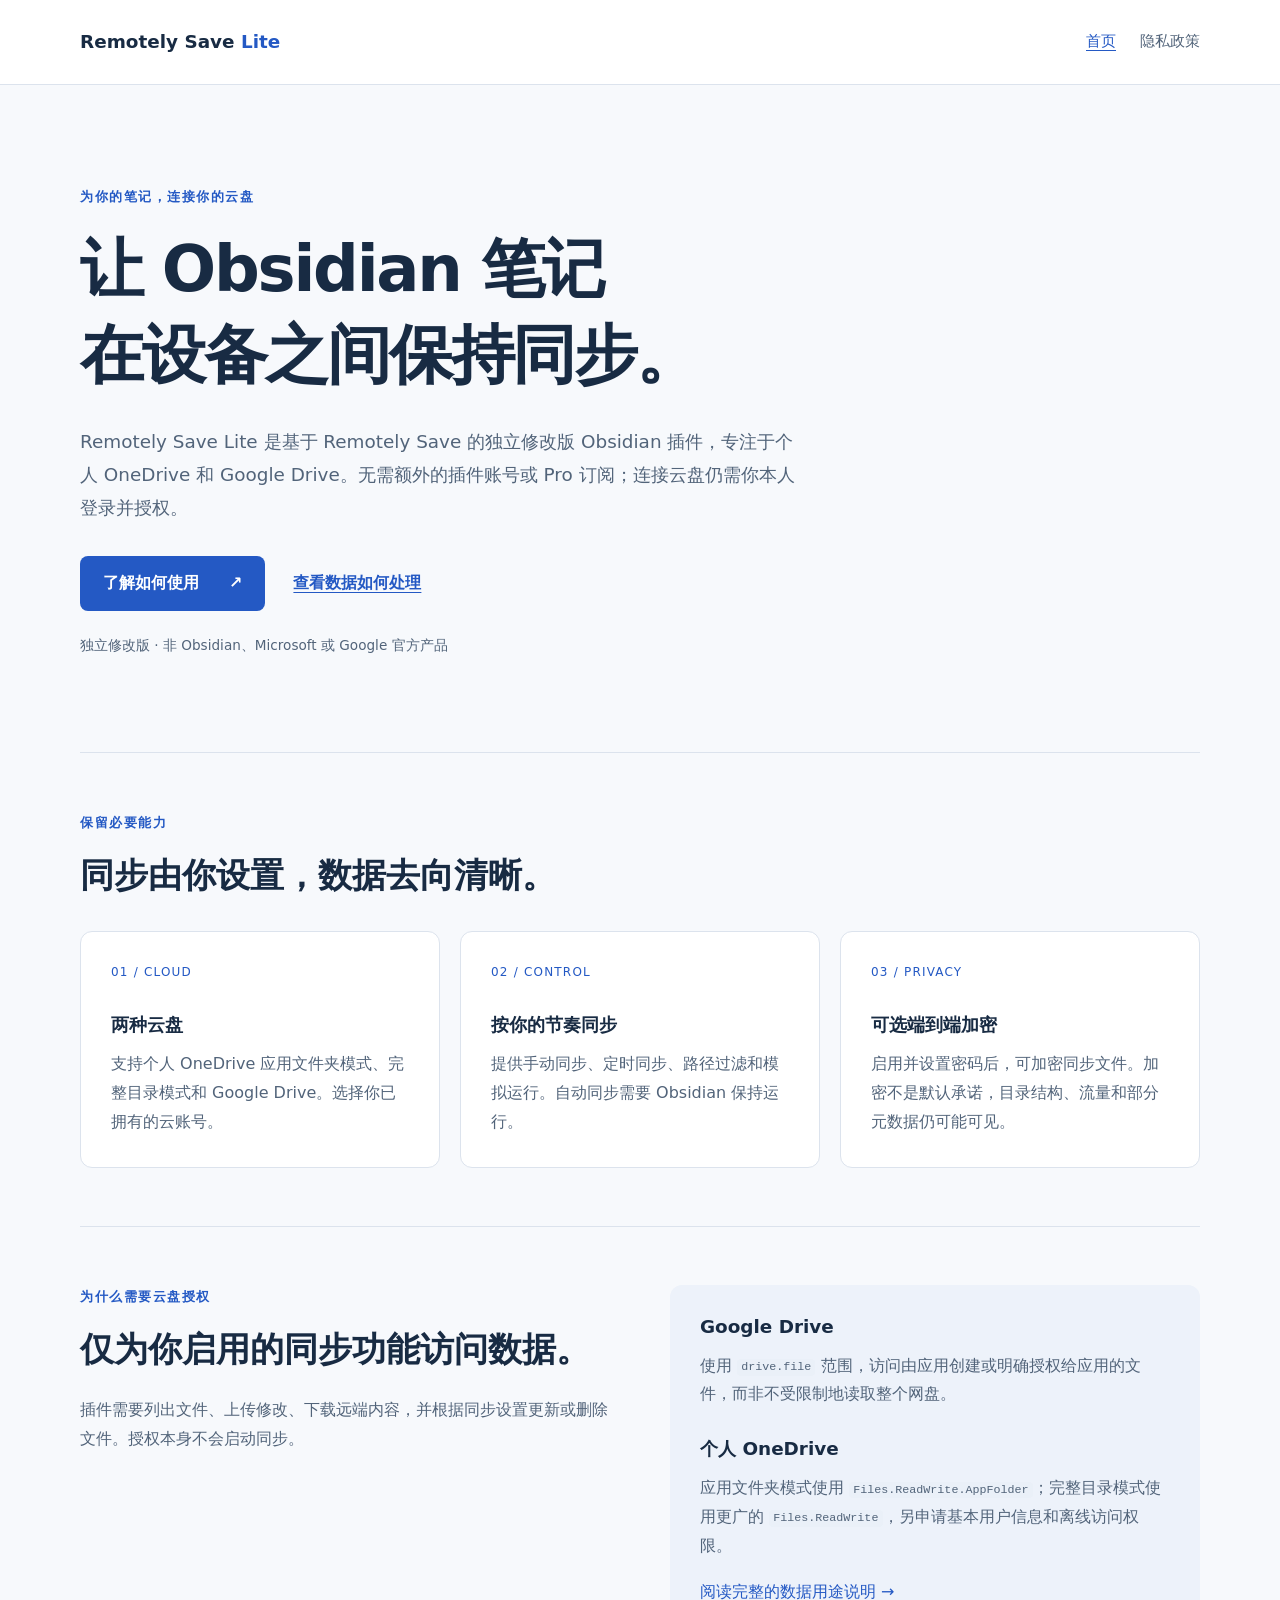
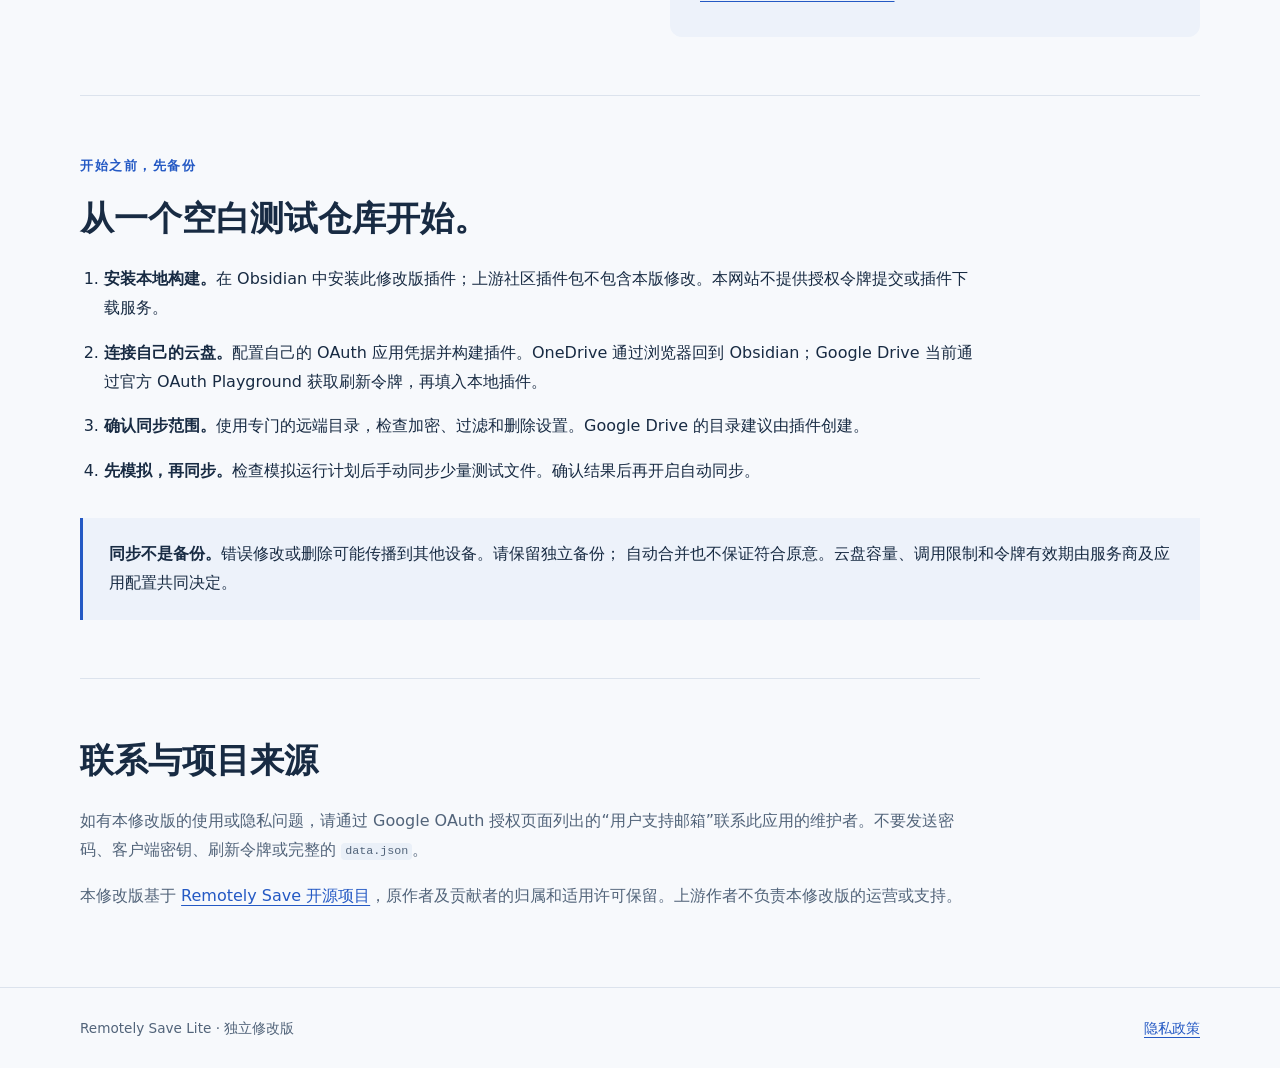
<file: index.html>
<!doctype html>
<html lang="zh-CN">
  <head>
    <meta charset="utf-8">
    <meta name="viewport" content="width=device-width, initial-scale=1">
    <meta name="description" content="Remotely Save Lite：面向 Obsidian 的独立修改版同步插件，支持个人 OneDrive 和 Google Drive。">
    <meta name="referrer" content="strict-origin-when-cross-origin">
    <meta name="color-scheme" content="light">
    <title>Remotely Save Lite · Obsidian 云同步</title>
    <link rel="stylesheet" href="./styles.css">
  </head>
  <body>
    <a class="skip-link" href="#main">跳到正文</a>
    <header class="site-header">
      <nav class="shell navigation" aria-label="主导航">
        <a class="brand" href="./index.html">Remotely Save <span>Lite</span></a>
        <div class="nav-links">
          <a href="./index.html" aria-current="page">首页</a>
          <a href="./privacy.html">隐私政策</a>
        </div>
      </nav>
    </header>
    <main id="main" class="shell">
      <section class="hero" aria-labelledby="hero-title">
        <p class="eyebrow">为你的笔记，连接你的云盘</p>
        <h1 id="hero-title">让 Obsidian 笔记<br>在设备之间保持同步。</h1>
        <p class="hero-description">
          Remotely Save Lite 是基于 Remotely Save 的独立修改版 Obsidian
          插件，专注于个人 OneDrive 和 Google Drive。无需额外的插件账号或
          Pro 订阅；连接云盘仍需你本人登录并授权。
        </p>
        <div class="actions">
          <a class="button" href="#getting-started">了解如何使用 <span aria-hidden="true">↗</span></a>
          <a class="text-link" href="./privacy.html">查看数据如何处理</a>
        </div>
        <p class="caption">独立修改版 · 非 Obsidian、Microsoft 或 Google 官方产品</p>
      </section>

      <section class="section" aria-labelledby="features-title">
        <p class="eyebrow">保留必要能力</p>
        <h2 id="features-title">同步由你设置，数据去向清晰。</h2>
        <div class="cards">
          <article class="card">
            <p class="card-number">01 / CLOUD</p>
            <h3>两种云盘</h3>
            <p>支持个人 OneDrive 应用文件夹模式、完整目录模式和 Google Drive。选择你已拥有的云账号。</p>
          </article>
          <article class="card">
            <p class="card-number">02 / CONTROL</p>
            <h3>按你的节奏同步</h3>
            <p>提供手动同步、定时同步、路径过滤和模拟运行。自动同步需要 Obsidian 保持运行。</p>
          </article>
          <article class="card">
            <p class="card-number">03 / PRIVACY</p>
            <h3>可选端到端加密</h3>
            <p>启用并设置密码后，可加密同步文件。加密不是默认承诺，目录结构、流量和部分元数据仍可能可见。</p>
          </article>
        </div>
      </section>

      <section class="section split" id="permissions" aria-labelledby="permissions-title">
        <div>
          <p class="eyebrow">为什么需要云盘授权</p>
          <h2 id="permissions-title">仅为你启用的同步功能访问数据。</h2>
          <p>插件需要列出文件、上传修改、下载远端内容，并根据同步设置更新或删除文件。授权本身不会启动同步。</p>
        </div>
        <div class="detail-panel">
          <h3>Google Drive</h3>
          <p>使用 <code>drive.file</code> 范围，访问由应用创建或明确授权给应用的文件，而非不受限制地读取整个网盘。</p>
          <h3>个人 OneDrive</h3>
          <p>应用文件夹模式使用 <code>Files.ReadWrite.AppFolder</code>；完整目录模式使用更广的 <code>Files.ReadWrite</code>，另申请基本用户信息和离线访问权限。</p>
          <p><a href="./privacy.html#cloud-data">阅读完整的数据用途说明 →</a></p>
        </div>
      </section>

      <section class="section" id="getting-started" aria-labelledby="start-title">
        <p class="eyebrow">开始之前，先备份</p>
        <h2 id="start-title">从一个空白测试仓库开始。</h2>
        <ol class="steps">
          <li><strong>安装本地构建。</strong>在 Obsidian 中安装此修改版插件；上游社区插件包不包含本版修改。本网站不提供授权令牌提交或插件下载服务。</li>
          <li><strong>连接自己的云盘。</strong>配置自己的 OAuth 应用凭据并构建插件。OneDrive 通过浏览器回到 Obsidian；Google Drive 当前通过官方 OAuth Playground 获取刷新令牌，再填入本地插件。</li>
          <li><strong>确认同步范围。</strong>使用专门的远端目录，检查加密、过滤和删除设置。Google Drive 的目录建议由插件创建。</li>
          <li><strong>先模拟，再同步。</strong>检查模拟运行计划后手动同步少量测试文件。确认结果后再开启自动同步。</li>
        </ol>
        <aside class="notice">
          <strong>同步不是备份。</strong>错误修改或删除可能传播到其他设备。请保留独立备份；
          自动合并也不保证符合原意。云盘容量、调用限制和令牌有效期由服务商及应用配置共同决定。
        </aside>
      </section>

      <section class="section compact" id="contact" aria-labelledby="contact-title">
        <h2 id="contact-title">联系与项目来源</h2>
        <p>如有本修改版的使用或隐私问题，请通过 Google OAuth 授权页面列出的“用户支持邮箱”联系此应用的维护者。不要发送密码、客户端密钥、刷新令牌或完整的 <code>data.json</code>。</p>
        <p>本修改版基于 <a href="https://github.com/remotely-save/remotely-save" rel="noreferrer">Remotely Save 开源项目</a>，原作者及贡献者的归属和适用许可保留。上游作者不负责本修改版的运营或支持。</p>
      </section>
    </main>
    <footer class="site-footer">
      <div class="shell footer-inner">
        <span>Remotely Save Lite · 独立修改版</span>
        <a href="./privacy.html">隐私政策</a>
      </div>
    </footer>
  </body>
</html>
</file>
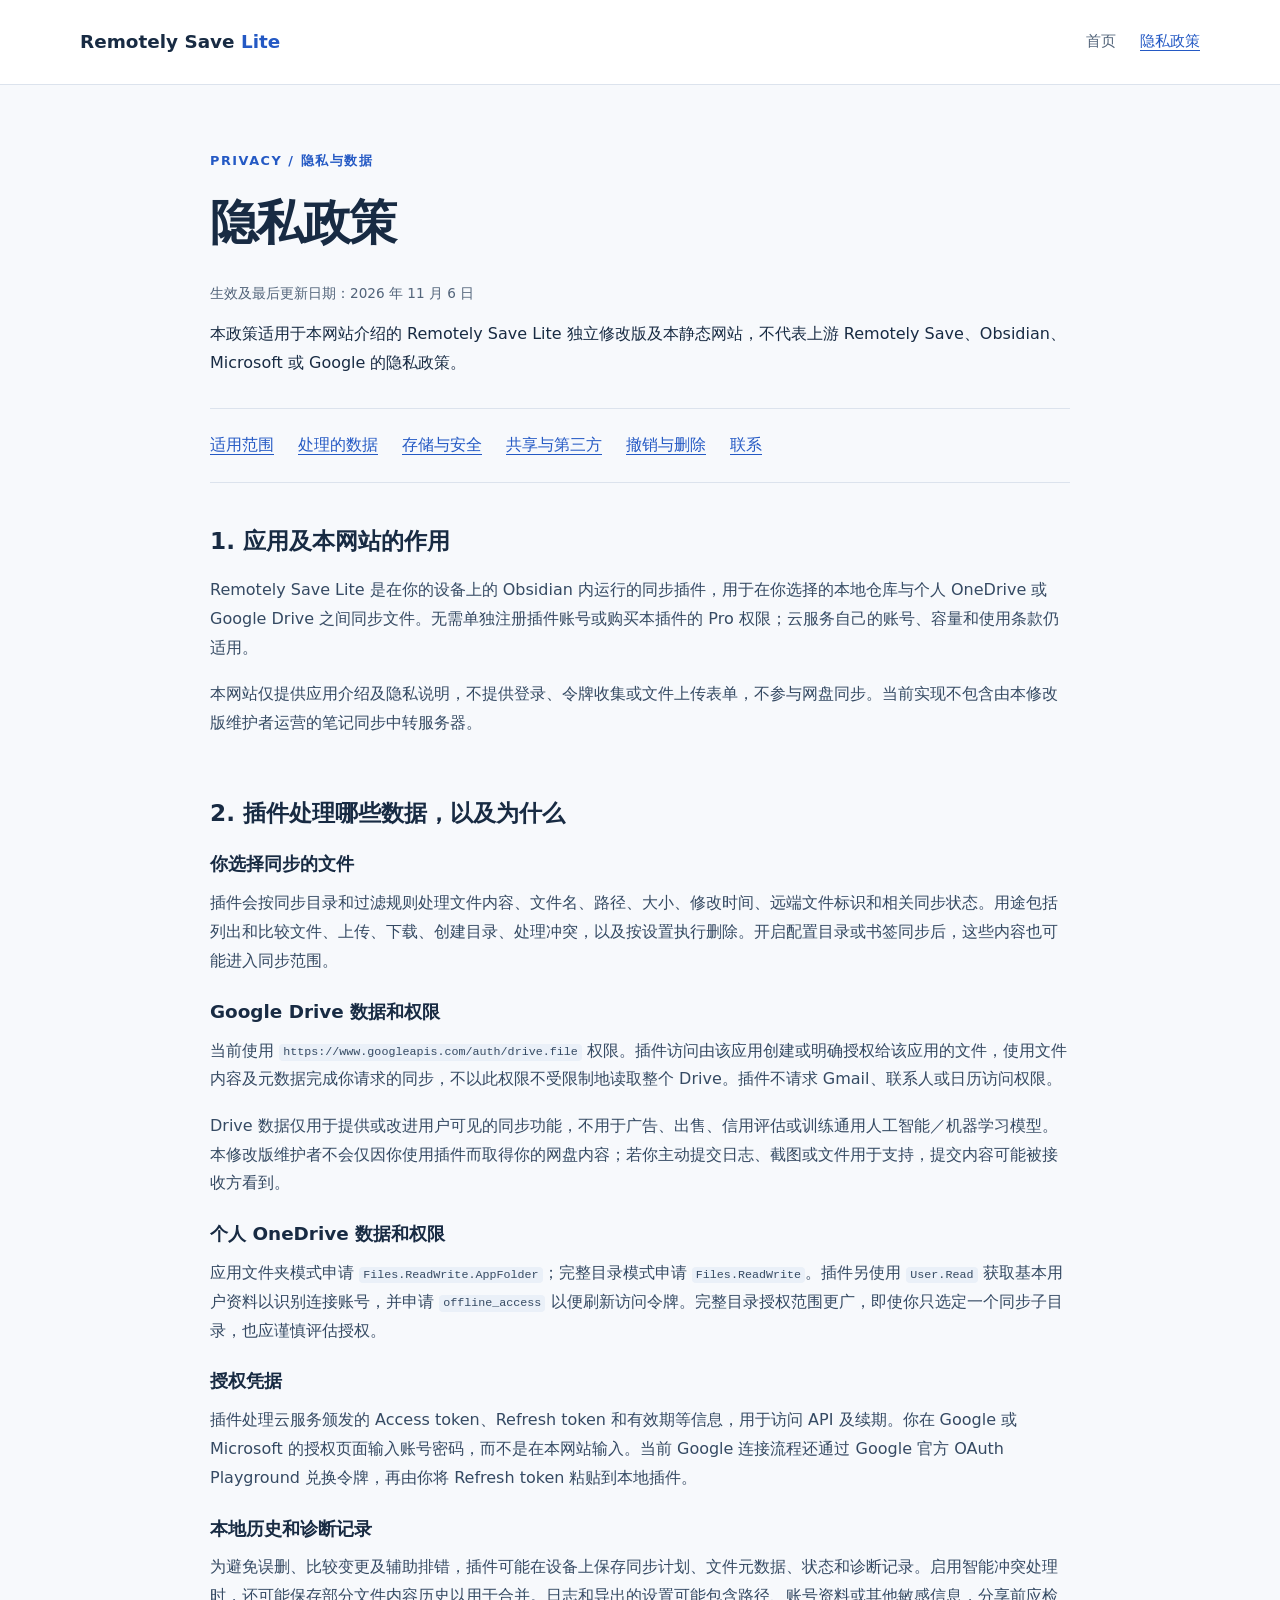
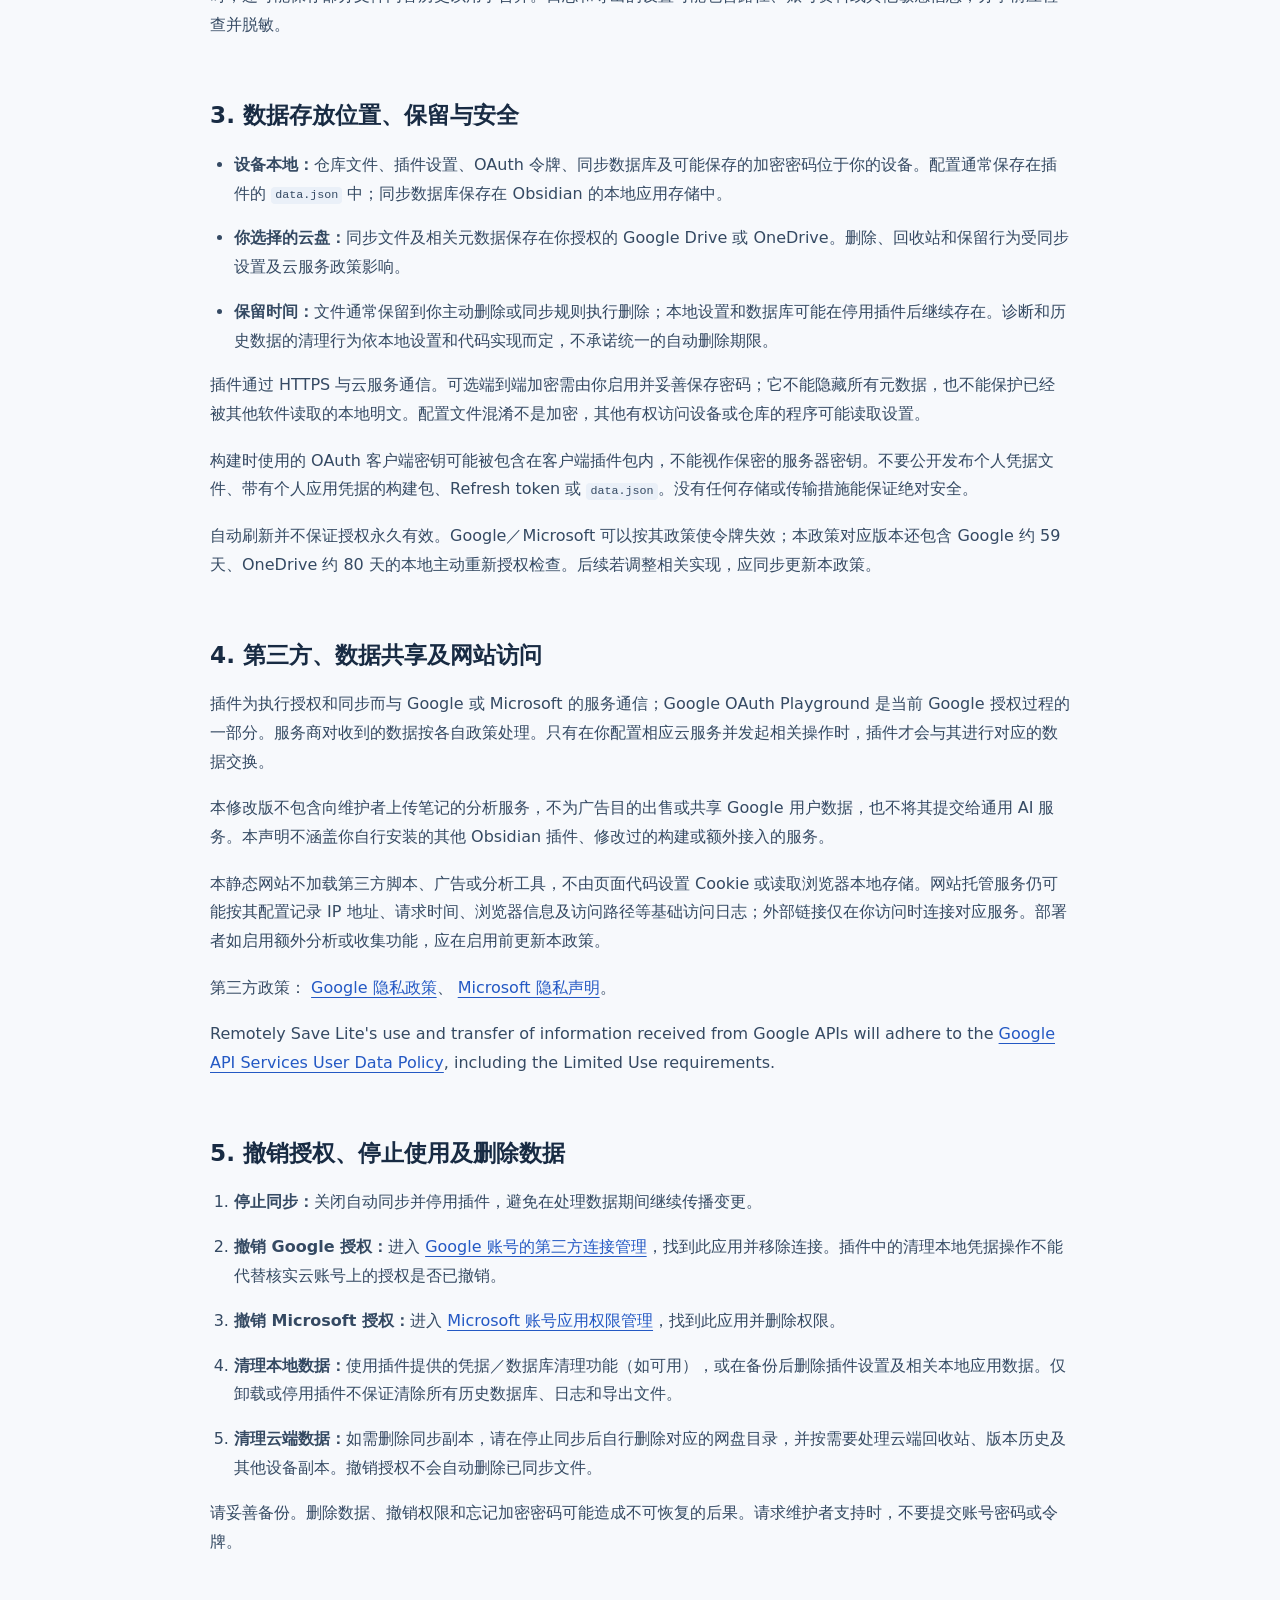
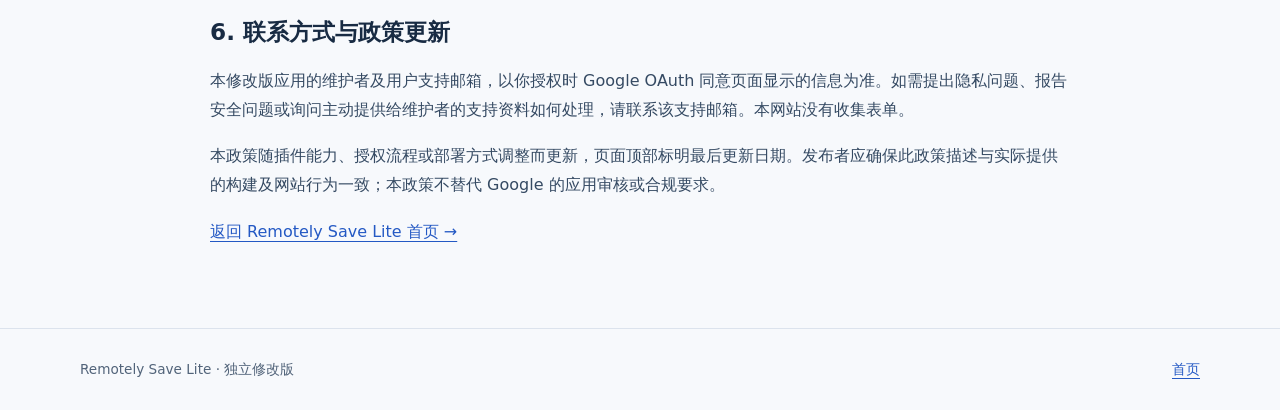
<file: privacy.html>
<!doctype html>
<html lang="zh-CN">
  <head>
    <meta charset="utf-8">
    <meta name="viewport" content="width=device-width, initial-scale=1">
    <meta name="description" content="Remotely Save Lite 隐私政策：云盘权限、令牌、本地数据存储、第三方服务和撤销授权。">
    <meta name="referrer" content="strict-origin-when-cross-origin">
    <meta name="color-scheme" content="light">
    <title>隐私政策 · Remotely Save Lite</title>
    <link rel="stylesheet" href="./styles.css">
  </head>
  <body>
    <a class="skip-link" href="#main">跳到正文</a>
    <header class="site-header">
      <nav class="shell navigation" aria-label="主导航">
        <a class="brand" href="./index.html">Remotely Save <span>Lite</span></a>
        <div class="nav-links">
          <a href="./index.html">首页</a>
          <a href="./privacy.html" aria-current="page">隐私政策</a>
        </div>
      </nav>
    </header>
    <main id="main" class="shell policy">
      <header class="policy-header">
        <p class="eyebrow">PRIVACY / 隐私与数据</p>
        <h1>隐私政策</h1>
        <p class="caption">生效及最后更新日期：2026 年 11 月 6 日</p>
        <p>本政策适用于本网站介绍的 Remotely Save Lite 独立修改版及本静态网站，不代表上游 Remotely Save、Obsidian、Microsoft 或 Google 的隐私政策。</p>
      </header>
      <nav class="policy-toc" aria-label="隐私政策目录">
        <a href="#scope">适用范围</a>
        <a href="#cloud-data">处理的数据</a>
        <a href="#storage">存储与安全</a>
        <a href="#sharing">共享与第三方</a>
        <a href="#delete">撤销与删除</a>
        <a href="#contact">联系</a>
      </nav>

      <section id="scope">
        <h2>1. 应用及本网站的作用</h2>
        <p>Remotely Save Lite 是在你的设备上的 Obsidian 内运行的同步插件，用于在你选择的本地仓库与个人 OneDrive 或 Google Drive 之间同步文件。无需单独注册插件账号或购买本插件的 Pro 权限；云服务自己的账号、容量和使用条款仍适用。</p>
        <p>本网站仅提供应用介绍及隐私说明，不提供登录、令牌收集或文件上传表单，不参与网盘同步。当前实现不包含由本修改版维护者运营的笔记同步中转服务器。</p>
      </section>

      <section id="cloud-data">
        <h2>2. 插件处理哪些数据，以及为什么</h2>
        <h3>你选择同步的文件</h3>
        <p>插件会按同步目录和过滤规则处理文件内容、文件名、路径、大小、修改时间、远端文件标识和相关同步状态。用途包括列出和比较文件、上传、下载、创建目录、处理冲突，以及按设置执行删除。开启配置目录或书签同步后，这些内容也可能进入同步范围。</p>
        <h3>Google Drive 数据和权限</h3>
        <p>当前使用 <code>https://www.googleapis.com/auth/drive.file</code> 权限。插件访问由该应用创建或明确授权给该应用的文件，使用文件内容及元数据完成你请求的同步，不以此权限不受限制地读取整个 Drive。插件不请求 Gmail、联系人或日历访问权限。</p>
        <p>Drive 数据仅用于提供或改进用户可见的同步功能，不用于广告、出售、信用评估或训练通用人工智能／机器学习模型。本修改版维护者不会仅因你使用插件而取得你的网盘内容；若你主动提交日志、截图或文件用于支持，提交内容可能被接收方看到。</p>
        <h3>个人 OneDrive 数据和权限</h3>
        <p>应用文件夹模式申请 <code>Files.ReadWrite.AppFolder</code>；完整目录模式申请 <code>Files.ReadWrite</code>。插件另使用 <code>User.Read</code> 获取基本用户资料以识别连接账号，并申请 <code>offline_access</code> 以便刷新访问令牌。完整目录授权范围更广，即使你只选定一个同步子目录，也应谨慎评估授权。</p>
        <h3>授权凭据</h3>
        <p>插件处理云服务颁发的 Access token、Refresh token 和有效期等信息，用于访问 API 及续期。你在 Google 或 Microsoft 的授权页面输入账号密码，而不是在本网站输入。当前 Google 连接流程还通过 Google 官方 OAuth Playground 兑换令牌，再由你将 Refresh token 粘贴到本地插件。</p>
        <h3>本地历史和诊断记录</h3>
        <p>为避免误删、比较变更及辅助排错，插件可能在设备上保存同步计划、文件元数据、状态和诊断记录。启用智能冲突处理时，还可能保存部分文件内容历史以用于合并。日志和导出的设置可能包含路径、账号资料或其他敏感信息，分享前应检查并脱敏。</p>
      </section>

      <section id="storage">
        <h2>3. 数据存放位置、保留与安全</h2>
        <ul>
          <li><strong>设备本地：</strong>仓库文件、插件设置、OAuth 令牌、同步数据库及可能保存的加密密码位于你的设备。配置通常保存在插件的 <code>data.json</code> 中；同步数据库保存在 Obsidian 的本地应用存储中。</li>
          <li><strong>你选择的云盘：</strong>同步文件及相关元数据保存在你授权的 Google Drive 或 OneDrive。删除、回收站和保留行为受同步设置及云服务政策影响。</li>
          <li><strong>保留时间：</strong>文件通常保留到你主动删除或同步规则执行删除；本地设置和数据库可能在停用插件后继续存在。诊断和历史数据的清理行为依本地设置和代码实现而定，不承诺统一的自动删除期限。</li>
        </ul>
        <p>插件通过 HTTPS 与云服务通信。可选端到端加密需由你启用并妥善保存密码；它不能隐藏所有元数据，也不能保护已经被其他软件读取的本地明文。配置文件混淆不是加密，其他有权访问设备或仓库的程序可能读取设置。</p>
        <p>构建时使用的 OAuth 客户端密钥可能被包含在客户端插件包内，不能视作保密的服务器密钥。不要公开发布个人凭据文件、带有个人应用凭据的构建包、Refresh token 或 <code>data.json</code>。没有任何存储或传输措施能保证绝对安全。</p>
        <p>自动刷新并不保证授权永久有效。Google／Microsoft 可以按其政策使令牌失效；本政策对应版本还包含 Google 约 59 天、OneDrive 约 80 天的本地主动重新授权检查。后续若调整相关实现，应同步更新本政策。</p>
      </section>

      <section id="sharing">
        <h2>4. 第三方、数据共享及网站访问</h2>
        <p>插件为执行授权和同步而与 Google 或 Microsoft 的服务通信；Google OAuth Playground 是当前 Google 授权过程的一部分。服务商对收到的数据按各自政策处理。只有在你配置相应云服务并发起相关操作时，插件才会与其进行对应的数据交换。</p>
        <p>本修改版不包含向维护者上传笔记的分析服务，不为广告目的出售或共享 Google 用户数据，也不将其提交给通用 AI 服务。本声明不涵盖你自行安装的其他 Obsidian 插件、修改过的构建或额外接入的服务。</p>
        <p>本静态网站不加载第三方脚本、广告或分析工具，不由页面代码设置 Cookie 或读取浏览器本地存储。网站托管服务仍可能按其配置记录 IP 地址、请求时间、浏览器信息及访问路径等基础访问日志；外部链接仅在你访问时连接对应服务。部署者如启用额外分析或收集功能，应在启用前更新本政策。</p>
        <p>
          第三方政策：
          <a href="https://policies.google.com/privacy" rel="noreferrer">Google 隐私政策</a>、
          <a href="https://privacy.microsoft.com/privacystatement" rel="noreferrer">Microsoft 隐私声明</a>。
        </p>
        <p lang="en">Remotely Save Lite's use and transfer of information received from Google APIs will adhere to the <a href="https://developers.google.com/terms/api-services-user-data-policy" rel="noreferrer">Google API Services User Data Policy</a>, including the Limited Use requirements.</p>
      </section>

      <section id="delete">
        <h2>5. 撤销授权、停止使用及删除数据</h2>
        <ol>
          <li><strong>停止同步：</strong>关闭自动同步并停用插件，避免在处理数据期间继续传播变更。</li>
          <li><strong>撤销 Google 授权：</strong>进入 <a href="https://myaccount.google.com/connections" rel="noreferrer">Google 账号的第三方连接管理</a>，找到此应用并移除连接。插件中的清理本地凭据操作不能代替核实云账号上的授权是否已撤销。</li>
          <li><strong>撤销 Microsoft 授权：</strong>进入 <a href="https://account.live.com/consent/Manage" rel="noreferrer">Microsoft 账号应用权限管理</a>，找到此应用并删除权限。</li>
          <li><strong>清理本地数据：</strong>使用插件提供的凭据／数据库清理功能（如可用），或在备份后删除插件设置及相关本地应用数据。仅卸载或停用插件不保证清除所有历史数据库、日志和导出文件。</li>
          <li><strong>清理云端数据：</strong>如需删除同步副本，请在停止同步后自行删除对应的网盘目录，并按需要处理云端回收站、版本历史及其他设备副本。撤销授权不会自动删除已同步文件。</li>
        </ol>
        <p>请妥善备份。删除数据、撤销权限和忘记加密密码可能造成不可恢复的后果。请求维护者支持时，不要提交账号密码或令牌。</p>
      </section>

      <section id="contact">
        <h2>6. 联系方式与政策更新</h2>
        <p>本修改版应用的维护者及用户支持邮箱，以你授权时 Google OAuth 同意页面显示的信息为准。如需提出隐私问题、报告安全问题或询问主动提供给维护者的支持资料如何处理，请联系该支持邮箱。本网站没有收集表单。</p>
        <p>本政策随插件能力、授权流程或部署方式调整而更新，页面顶部标明最后更新日期。发布者应确保此政策描述与实际提供的构建及网站行为一致；本政策不替代 Google 的应用审核或合规要求。</p>
        <p><a href="./index.html">返回 Remotely Save Lite 首页 →</a></p>
      </section>
    </main>
    <footer class="site-footer">
      <div class="shell footer-inner">
        <span>Remotely Save Lite · 独立修改版</span>
        <a href="./index.html">首页</a>
      </div>
    </footer>
  </body>
</html>
</file>
<file: styles.css>
:root {
  color-scheme: light;
  --paper: #f7f9fc;
  --ink: #182b43;
  --muted: #52647a;
  --accent: #2459c4;
  --line: #dce3ed;
  font-family: system-ui, -apple-system, BlinkMacSystemFont, "Segoe UI",
    "Microsoft YaHei", sans-serif;
  line-height: 1.8;
  color: var(--ink);
  background: var(--paper);
}

* { box-sizing: border-box; }
html { scroll-behavior: smooth; }
body { margin: 0; }
a { color: var(--accent); text-underline-offset: 4px; }
a:hover { text-decoration-thickness: 2px; }
a:focus-visible { outline: 3px solid var(--accent); outline-offset: 5px; }
p { margin: 0 0 1.1em; }
h1, h2, h3 { line-height: 1.35; text-wrap: balance; }
h1 { font-size: clamp(2.3rem, 5.5vw, 4rem); letter-spacing: -.035em; margin: 0 0 26px; }
h2 { font-size: clamp(1.5rem, 3vw, 2.15rem); margin: 0 0 24px; }
h3 { font-size: 1.15rem; margin: 0 0 12px; }
code { padding: .12em .35em; background: #eaf0f8; border-radius: 4px; overflow-wrap: anywhere; font-size: .9em; }
li + li { margin-top: 16px; }
li, p { overflow-wrap: anywhere; }
.shell { width: min(1120px, calc(100% - 64px)); margin-inline: auto; }
.skip-link { position: absolute; top: -80px; padding: 12px; background: white; z-index: 2; }
.skip-link:focus { top: 0; }
.site-header { border-bottom: 1px solid var(--line); background: #fff; }
.navigation { min-height: 84px; display: flex; align-items: center; justify-content: space-between; gap: 24px; }
.brand { color: var(--ink); font-size: 1.15rem; font-weight: 750; text-decoration: none; }
.brand span { color: var(--accent); }
.nav-links { display: flex; gap: 24px; }
.nav-links a { font-size: .95rem; color: var(--muted); text-decoration: none; }
.nav-links a[aria-current] { color: var(--accent); text-decoration: underline; }
.hero { padding-block: 100px 80px; max-width: 850px; }
.eyebrow { color: var(--accent); font-size: .8rem; letter-spacing: .12em; font-weight: 700; margin-bottom: 18px; }
.hero-description { font-size: 1.15rem; color: var(--muted); max-width: 730px; }
.actions { display: flex; align-items: center; gap: 28px; flex-wrap: wrap; margin-block: 32px 22px; }
.button { display: inline-flex; gap: 30px; padding: 13px 23px; background: var(--accent); color: white; border-radius: 8px; text-decoration: none; font-weight: 600; }
.button:hover { background: #19479f; }
.text-link { font-weight: 600; }
.caption { color: var(--muted); font-size: .85rem; }
.section { padding-block: 58px; border-top: 1px solid var(--line); }
.cards { display: grid; grid-template-columns: repeat(3, minmax(0, 1fr)); gap: 20px; margin-top: 32px; }
.card { background: white; border: 1px solid var(--line); padding: 30px; border-radius: 12px; }
.card p:last-child { color: var(--muted); margin-bottom: 0; }
.card-number { color: var(--accent); font-size: .75rem; letter-spacing: .1em; margin-bottom: 30px; }
.split { display: grid; grid-template-columns: 1fr 1fr; gap: 60px; }
.split > div > p:not(.eyebrow) { color: var(--muted); }
.detail-panel { background: #edf2fa; padding: 30px; border-radius: 12px; }
.detail-panel h3:not(:first-child) { margin-top: 28px; }
.detail-panel p:last-child { margin-bottom: 0; }
.steps { padding-left: 24px; max-width: 900px; }
.notice { margin-top: 32px; padding: 22px 26px; border-left: 3px solid var(--accent); background: #edf2fa; }
.compact { max-width: 900px; }
.compact p { color: var(--muted); }
.site-footer { border-top: 1px solid var(--line); color: var(--muted); font-size: .85rem; }
.footer-inner { display: flex; justify-content: space-between; gap: 24px; padding-block: 28px; }
.policy { max-width: 860px; padding-bottom: 64px; }
.policy-header { padding-top: 64px; }
.policy-header h1 { font-size: clamp(2.1rem, 5vw, 3rem); }
.policy-toc { display: flex; flex-wrap: wrap; gap: 12px 24px; padding: 22px 0; border-block: 1px solid var(--line); margin-top: 30px; }
.policy section { padding-top: 42px; scroll-margin-top: 24px; }
.policy section h2 { font-size: 1.45rem; margin-bottom: 20px; }
.policy section h3 { margin-top: 24px; }
.policy li, .policy section p { color: #354a63; }
.policy ul, .policy ol { padding-left: 24px; }

@media (max-width: 760px) {
  .shell { width: calc(100% - 36px); }
  .navigation { min-height: 78px; gap: 12px; flex-wrap: wrap; padding-block: 16px; }
  .brand { font-size: 1rem; }
  .nav-links { gap: 16px; }
  .nav-links a { font-size: .85rem; }
  .hero { padding-block: 60px 44px; }
  .section { padding-block: 36px; }
  .cards, .split { grid-template-columns: 1fr; gap: 18px; }
  .card, .detail-panel { padding: 24px; }
  .card-number { margin-bottom: 18px; }
  .policy-header { padding-top: 40px; }
  .footer-inner { flex-wrap: wrap; }
}

@media (prefers-reduced-motion: reduce) {
  html { scroll-behavior: auto; }
}

@media print {
  :root { color: black; background: white; font-size: 11pt; }
  .shell { width: 100%; }
  .site-header, .site-footer, .skip-link, .policy-toc { display: none; }
  .hero, .policy-header { padding-top: 0; }
  .section, .policy section { padding-block: 18px; }
  .cards, .split { display: block; }
  .card { break-inside: avoid; margin-bottom: 16px; }
}
</file>
